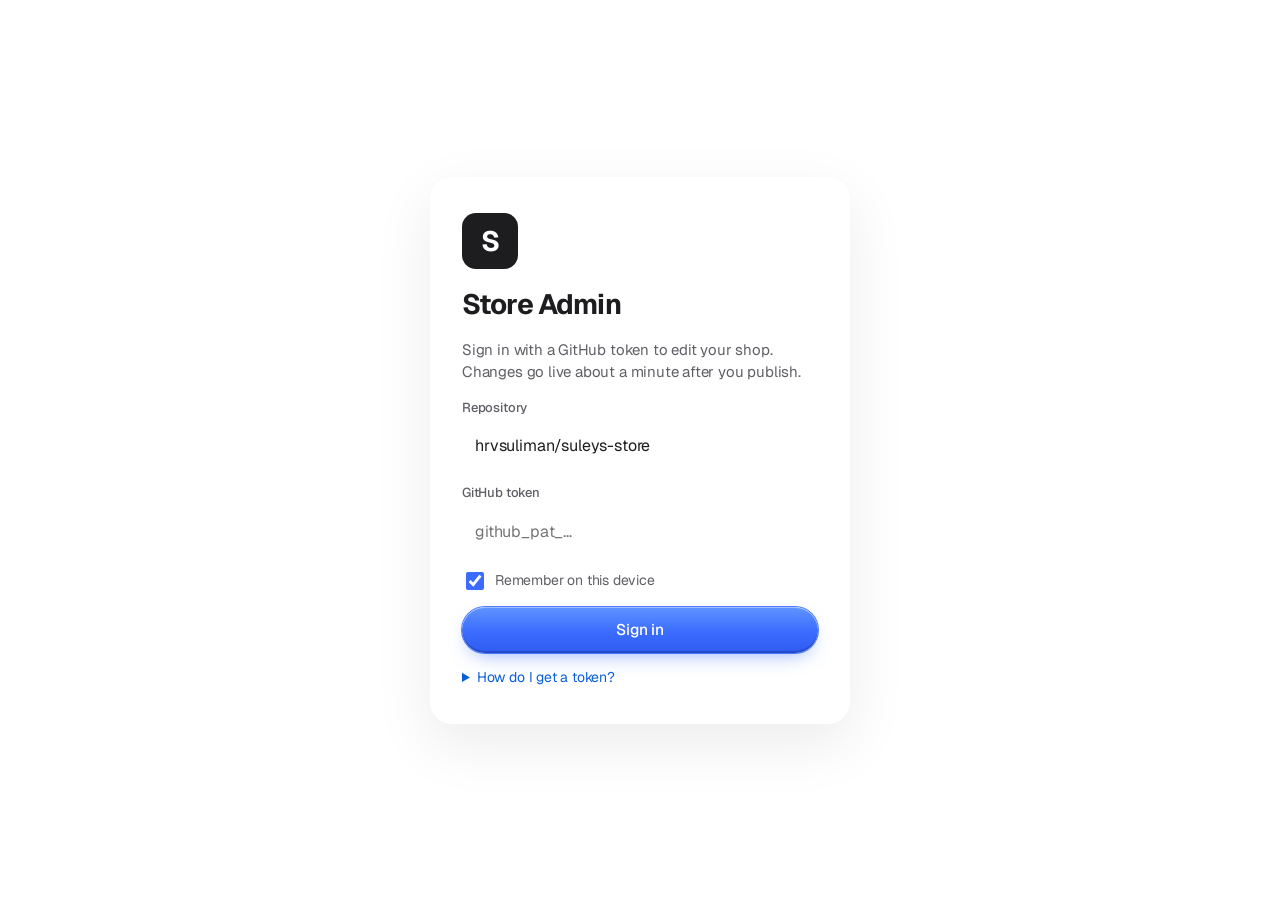
<file: admin.html>
<!doctype html>
<html lang="en">
<head>
  <meta charset="utf-8" />
  <meta name="viewport" content="width=device-width, initial-scale=1, viewport-fit=cover" />
  <meta name="robots" content="noindex, nofollow" />
  <title>Store Admin</title>
  <link rel="icon" href="favicon.svg" type="image/svg+xml" />
  <link rel="preconnect" href="https://fonts.googleapis.com" />
  <link rel="preconnect" href="https://fonts.gstatic.com" crossorigin />
  <link href="https://fonts.googleapis.com/css2?family=Geist:wght@400;500;600;700&display=swap" rel="stylesheet" />
  <link rel="stylesheet" href="styles.css?v=1793979437" />
  <link rel="stylesheet" href="admin.css?v=1793979437" />
</head>
<body class="admin">
  <!-- Connect -->
  <section class="connect" id="connect" hidden>
    <form class="connect-card" id="connectForm">
      <div class="connect-icon">S</div>
      <h1>Store Admin</h1>
      <p class="muted">Sign in with a GitHub token to edit your shop. Changes go live about a minute after you publish.</p>

      <label class="field"><span>Repository</span><input name="repo" required spellcheck="false" autocomplete="off" /></label>
      <label class="field"><span>GitHub token</span><input name="token" type="password" required spellcheck="false" autocomplete="off" placeholder="github_pat_…" /></label>
      <label class="check"><input type="checkbox" name="remember" checked /> Remember on this device</label>
      <p class="error" id="connectError" hidden></p>
      <button class="btn btn-primary btn-block" type="submit" id="connectBtn">Sign in</button>

      <details class="help">
        <summary>How do I get a token?</summary>
        <ol>
          <li>Open <a href="https://github.com/settings/personal-access-tokens/new" target="_blank" rel="noopener">GitHub → New fine-grained token</a>.</li>
          <li>Name it “Store admin” and pick an expiry.</li>
          <li>Under <b>Repository access</b>, choose <b>Only select repositories</b> and pick your store repo.</li>
          <li>Under <b>Permissions → Repository permissions</b>, set <b>Contents</b> to <b>Read and write</b>.</li>
          <li>Click <b>Generate token</b>, copy it and paste it here.</li>
        </ol>
        <p class="muted">The token stays in this browser and is only sent to GitHub. It can only change this one repository.</p>
      </details>
    </form>
  </section>

  <!-- Editor -->
  <div class="shell" id="shell" hidden>
    <header class="topbar">
      <div class="topbar-inner">
        <span class="brand" id="adminBrand">Admin</span>
        <span class="status" id="status"></span>
        <div class="topbar-actions">
          <a class="btn-link small" id="viewSite" target="_blank" rel="noopener">View site <span class="chev">›</span></a>
          <button class="btn btn-sm btn-primary" id="publishBtn" disabled>Publish</button>
          <button class="icon-btn" id="menuBtn" aria-label="More">⋯</button>
          <div class="menu" id="menu" hidden>
            <button data-act="download">Download store.json</button>
            <button data-act="discard">Discard unpublished changes</button>
            <button data-act="signout">Sign out</button>
          </div>
        </div>
      </div>
      <nav class="tabsbar" id="tabsbar">
        <button data-tab="kits" aria-selected="true">Kits</button>
        <button data-tab="store">Hero &amp; store</button>
        <button data-tab="faq">FAQ</button>
        <button data-tab="reviews">Vouches</button>
        <button data-tab="perks">Perks</button>
      </nav>
    </header>
    <main class="view" id="view"></main>
  </div>

  <!-- Publish progress -->
  <div class="modal" id="modal" hidden>
    <div class="modal-card" id="modalCard"></div>
  </div>

  <div class="toast" id="toast" role="status" aria-live="polite"></div>

  <script src="icons.js?v=1793979437"></script>
  <script src="shared.js?v=1793979437"></script>
  <script src="admin.js?v=1793979437"></script>
</body>
</html>
</file>
<file: styles.css>
/* ═══════════════════════════════════════════════════════════
   Suley's Store — dark, tactile, Apple/Linear-grade details
   ═══════════════════════════════════════════════════════════ */
:root {
  --bg: #f5f5f7;
  --band: #ffffff;
  --card: #ffffff;
  --card-2: #f2f2f4;
  --panel: #f5f5f7;
  --text: #1d1d1f;
  --text-2: #5f5f66;
  --text-3: #8e8e93;
  --line: rgba(0, 0, 0, 0.1);
  --hair: rgba(0, 0, 0, 0.07);
  --border: #e3e3e8;
  --blue: #3b6cff;
  --blue-hover: #4b7bff;
  --link: #0a5fd8;
  --seg: rgba(0, 0, 0, 0.05);
  --seg-pill: #ffffff;
  --nav-bg: rgba(250, 250, 252, 0.78);
  --accent: linear-gradient(100deg, #4f8cff 0%, #8b5cf6 55%, #ec4899 100%);
  --shadow-hover: 0 24px 50px -24px rgba(20, 20, 40, 0.28);
  --ease: cubic-bezier(0.16, 1, 0.3, 1);
  --spring: cubic-bezier(0.34, 1.56, 0.64, 1);
  color-scheme: light;
}

/* ── Base ───────────────────────────────────────────────── */
*, *::before, *::after { box-sizing: border-box; }
html { -webkit-text-size-adjust: 100%; }
html.lenis, html.lenis body { height: auto; }
.lenis.lenis-smooth { scroll-behavior: auto !important; }
.lenis.lenis-stopped { overflow: hidden; }
body {
  margin: 0; background: var(--bg); color: var(--text);
  font-family: Geist, -apple-system, BlinkMacSystemFont, "SF Pro Text", Inter, "Segoe UI", sans-serif;
  font-size: 17px; line-height: 1.5; letter-spacing: -0.011em;
  -webkit-font-smoothing: antialiased; -moz-osx-font-smoothing: grayscale; overflow-x: hidden;
}
a { color: inherit; text-decoration: none; }
button { font: inherit; color: inherit; background: none; border: 0; padding: 0; cursor: pointer; letter-spacing: inherit; }
h1, h2, h3, p, ol, ul { margin: 0; }
img { display: block; max-width: 100%; }
::selection { background: rgba(79, 140, 255, 0.4); color: #fff; }
:focus-visible { outline: 2px solid #4f8cff; outline-offset: 3px; border-radius: 8px; }
.ico { width: 1em; height: 1em; display: block; flex: none; }
.container { max-width: 1080px; margin: 0 auto; padding: 0 24px; }
.container.narrow { max-width: 780px; }
.section, .band { position: relative; padding: 140px 0; }

/* Film grain over everything */
.grain {
  position: fixed; inset: -50%; z-index: 90; pointer-events: none; opacity: 0.06;
  background-image: url("data:image/svg+xml,%3Csvg xmlns='http://www.w3.org/2000/svg' width='160' height='160'%3E%3Cfilter id='n'%3E%3CfeTurbulence type='fractalNoise' baseFrequency='.85' numOctaves='3' stitchTiles='stitch'/%3E%3C/filter%3E%3Crect width='100%25' height='100%25' filter='url(%23n)'/%3E%3C/svg%3E");
  animation: grain 1s steps(6) infinite;
}
@keyframes grain { 0% { transform: translate(0, 0); } 20% { transform: translate(-3%, 2%); } 40% { transform: translate(2%, -3%); } 60% { transform: translate(-2%, -1%); } 80% { transform: translate(3%, 3%); } 100% { transform: translate(0, 0); } }

/* ── Nav ────────────────────────────────────────────────── */
.nav {
  position: sticky; top: 0; z-index: 60; height: 56px;
  background: var(--nav-bg); -webkit-backdrop-filter: saturate(180%) blur(20px); backdrop-filter: saturate(180%) blur(20px);
  border-bottom: 1px solid transparent; transition: border-color 0.4s;
}
.nav.scrolled { border-bottom-color: var(--hair); }
.nav-inner { max-width: 1080px; height: 100%; margin: 0 auto; padding: 0 24px; display: flex; align-items: center; gap: 24px; }
.brand { display: inline-flex; align-items: center; gap: 10px; font-size: 16px; font-weight: 600; letter-spacing: -0.02em; }
.brand img { width: 30px; height: 30px; object-fit: contain; transition: transform 0.5s var(--spring); }
.brand:hover img { transform: rotate(-8deg) scale(1.08); }
.nav-links { display: flex; gap: 4px; margin: 0 auto; }
.nav-links a { padding: 7px 14px; border-radius: 999px; font-size: 14px; color: var(--text-2); transition: color 0.25s, background 0.25s; }
.nav-links a:hover { color: var(--text); background: rgba(255, 255, 255, 0.06); }
.nav-links a.active { color: var(--text); background: rgba(255, 255, 255, 0.06); }
.nav-right { margin-left: auto; display: flex; align-items: center; gap: 6px; }
.nav-icon { width: 38px; height: 38px; display: grid; place-items: center; border-radius: 10px; color: var(--text-2); transition: background 0.2s, color 0.2s, transform 0.35s var(--spring); }
.nav-icon:hover { background: rgba(255, 255, 255, 0.07); color: var(--text); transform: translateY(-1px); }
.nav-icon:active { transform: scale(0.92); }
.nav-icon img { width: 26px; height: 26px; object-fit: contain; }
.nav-icon .ico { width: 20px; height: 20px; }
.nav-right .btn { margin-left: 6px; }

/* ── Buttons: tactile, lit from above ───────────────────── */
.btn {
  --h: 46px;
  position: relative; display: inline-flex; align-items: center; justify-content: center; gap: 8px; isolation: isolate; overflow: hidden;
  height: var(--h); padding: 0 22px; border-radius: 999px; font-size: 15.5px; font-weight: 500; white-space: nowrap; letter-spacing: -0.01em;
  transition: transform 0.45s var(--spring), box-shadow 0.35s var(--ease), background 0.3s, filter 0.3s, translate 0.4s var(--ease);
  -webkit-tap-highlight-color: transparent; user-select: none;
}
.btn .ico { width: 18px; height: 18px; }
.btn::after {
  content: ""; position: absolute; inset: 0; z-index: -1; pointer-events: none;
  background: linear-gradient(110deg, transparent 30%, rgba(255, 255, 255, 0.35) 50%, transparent 70%);
  transform: translateX(-120%);
}
.btn:hover::after { transform: translateX(120%); transition: transform 0.9s var(--ease); }
.btn:hover { transform: translateY(-2px); }
.btn:active { transform: translateY(0) scale(0.95); transition-duration: 0.12s; }
.btn-primary {
  color: #fff; background: linear-gradient(180deg, #5f93ff 0%, #3b6cff 55%, #2f5bf0 100%);
  box-shadow: inset 0 1px 0 rgba(255, 255, 255, 0.4), inset 0 -2px 0 rgba(0, 0, 30, 0.25), 0 0 0 1px rgba(59, 108, 255, 0.9), 0 10px 30px -8px rgba(59, 108, 255, 0.75);
}
.btn-primary:hover { box-shadow: inset 0 1px 0 rgba(255, 255, 255, 0.5), inset 0 -2px 0 rgba(0, 0, 30, 0.25), 0 0 0 1px rgba(99, 140, 255, 1), 0 16px 40px -8px rgba(59, 108, 255, 0.95); filter: brightness(1.06); }
.btn-primary:active { box-shadow: inset 0 2px 6px rgba(0, 0, 40, 0.35), 0 0 0 1px rgba(59, 108, 255, 0.9), 0 4px 14px -6px rgba(59, 108, 255, 0.8); }
.btn-ghost, .btn-secondary {
  color: var(--text); background: rgba(255, 255, 255, 0.06);
  box-shadow: inset 0 1px 0 rgba(255, 255, 255, 0.12), 0 0 0 1px rgba(255, 255, 255, 0.1);
  -webkit-backdrop-filter: blur(12px); backdrop-filter: blur(12px);
}
.btn-ghost:hover, .btn-secondary:hover { background: rgba(255, 255, 255, 0.1); box-shadow: inset 0 1px 0 rgba(255, 255, 255, 0.16), 0 0 0 1px rgba(255, 255, 255, 0.18); }
.btn-white { color: #0a0a12; background: linear-gradient(180deg, #fff, #e6e6ee); box-shadow: inset 0 -2px 0 rgba(0, 0, 0, 0.08), 0 10px 30px -10px rgba(255, 255, 255, 0.5); }
.btn-white::after { background: linear-gradient(110deg, transparent 30%, rgba(120, 140, 255, 0.25) 50%, transparent 70%); }
.btn-sm { --h: 34px; padding: 0 15px; font-size: 14px; }
.btn-block { width: 100%; }
.btn-link { display: inline-flex; align-items: center; gap: 4px; color: var(--link); font-size: 16px; transition: color 0.2s; }
.btn-link:hover { color: #b3cdff; }
.btn-link .chev { font-size: 1.15em; line-height: 1; transition: transform 0.35s var(--spring); }
.btn-link:hover .chev { transform: translateX(3px); }

/* ── Store front (reference layout) ─────────────────────── */
.hero-stage { position: relative; overflow: hidden; isolation: isolate; margin-top: -56px; padding-top: 56px; }
.stage-fx { position: absolute; inset: 0; z-index: -1; pointer-events: none; }
.spotlight { position: absolute; left: 50%; top: -260px; width: 1100px; height: 700px; translate: -50% 0; background: radial-gradient(closest-side, rgba(255, 255, 255, 0.075), transparent); }
.floaters { position: absolute; left: 0; right: 0; top: 56px; height: 420px; }
.floater { position: absolute; width: var(--s); height: var(--s); margin: calc(var(--s) / -2) 0 0 calc(var(--s) / -2); will-change: translate; transition: translate 0.9s var(--ease); }
.floater .stk { animation: bobble 7s ease-in-out infinite; animation-delay: calc(var(--delay) * -1); rotate: var(--rot); }
.floater.far { filter: blur(2px); opacity: 0.45; }
.floater.mid { opacity: 0.8; }
@keyframes bobble { 0%, 100% { transform: translateY(0) rotate(0deg); } 50% { transform: translateY(-14px) rotate(5deg); } }
.stk { display: block; width: 100%; height: auto; object-fit: contain; -webkit-user-drag: none; user-select: none; filter: drop-shadow(0 12px 16px rgba(0, 0, 0, 0.45)); }

.explore { position: relative; max-width: 1200px; margin: 0 auto; padding: 110px 24px 40px; text-align: center; }
.hero-title { font-size: clamp(40px, 6vw, 66px); line-height: 1.05; font-weight: 700; letter-spacing: -0.045em; }
.hero-title .w { display: inline-block; vertical-align: top; padding: 0 0.01em 0.08em; }
.hero-title .w > span {
  display: inline-block; opacity: 0; filter: blur(12px); transform: translateY(30%);
  color: #7a7a7a;
  transition: opacity 0.9s var(--ease), filter 0.9s var(--ease), transform 1.1s var(--ease); transition-delay: calc(0.1s + var(--i) * 0.08s);
}
.hero-title .hot > span { color: #fff; text-shadow: 0 0 28px rgba(255, 255, 255, 0.35); }
.hero-title.in .w > span { opacity: 1; filter: blur(0); transform: none; }
.hero-sub { max-width: 560px; margin: 16px auto 0; font-size: 16px; line-height: 1.55; color: var(--text-2); }
.hero-actions { display: flex; align-items: center; justify-content: center; gap: 12px; margin-top: 30px; flex-wrap: wrap; }

.search {
  display: flex; align-items: center; gap: 10px; width: min(560px, 100%); height: 46px; margin: 30px auto 0; padding: 0 16px; border-radius: 12px;
  background: var(--card); box-shadow: inset 0 0 0 1px var(--border); color: var(--text-3); text-align: left; cursor: text;
  transition: box-shadow 0.25s, background 0.25s;
}
.search:focus-within { background: #1f1f1f; box-shadow: inset 0 0 0 1px #3d3d3d, 0 0 0 4px rgba(255, 255, 255, 0.04); }
.search-ico .ico { width: 17px; height: 17px; }
.search input { flex: 1; min-width: 0; height: 100%; border: 0; outline: 0; background: none; font: inherit; font-size: 14.5px; color: var(--text); }
.search input::placeholder { color: var(--text-3); }
.search input::-webkit-search-cancel-button { filter: invert(0.6); }

.chips { display: flex; flex-wrap: wrap; justify-content: center; gap: 8px; margin: 16px auto 44px; }
.chip {
  display: inline-flex; align-items: center; gap: 8px; height: 38px; padding: 0 14px 0 10px; border-radius: 10px;
  font-size: 14px; font-weight: 500; color: var(--text-2); background: var(--card); box-shadow: inset 0 0 0 1px var(--border);
  transition: color 0.2s, background 0.2s, box-shadow 0.2s, transform 0.35s var(--spring);
}
.chip img { width: 22px; height: 22px; object-fit: contain; transition: transform 0.4s var(--spring); }
.chip:hover { color: var(--text); background: #202020; transform: translateY(-1px); }
.chip:hover img { transform: rotate(-8deg) scale(1.12); }
.chip:active { transform: scale(0.96); }
.chip[aria-selected="true"] { color: #fff; background: #262626; box-shadow: inset 0 0 0 1px #4a4a4a, 0 6px 18px -8px rgba(0, 0, 0, 0.8); }
.empty { margin: 10px auto 0; color: var(--text-2); font-size: 15px; }

/* ── Banner ─────────────────────────────────────────────── */
.banner-wrap { position: relative; z-index: 1; padding: 0 24px 48px; }
.banner { --p: 0; position: relative; max-width: 1180px; margin: 0 auto; aspect-ratio: 21 / 9; border-radius: 28px; overflow: hidden; background: #000; box-shadow: 0 0 0 1px var(--hair); transform: scale(calc(0.9 + var(--p) * 0.1)); transform-origin: 50% 0; }
.banner img, .banner video { position: absolute; inset: 0; width: 100%; height: 100%; object-fit: cover; }
.banner iframe { position: absolute; left: 0; top: 50%; width: 100%; aspect-ratio: 16 / 9; height: auto; border: 0; transform: translateY(-50%); pointer-events: none; }

/* ── Showcase slideshow ─────────────────────────────────── */
.featured-wrap { position: relative; z-index: 1; padding: 0 24px 40px; perspective: 1400px; }
.featured {
  --p: 0; position: relative; max-width: 1152px; margin: 0 auto; border-radius: 22px; overflow: hidden; background: #101010;
  aspect-ratio: 16 / 8; min-height: 520px; max-height: 680px;
  box-shadow: 0 0 0 1px rgba(255, 255, 255, 0.08), 0 30px 60px -30px rgba(0, 0, 0, 0.8);
  transform: rotateX(calc((1 - var(--p)) * 16deg)) scale(calc(0.88 + var(--p) * 0.12)); transform-origin: 50% 0;
  will-change: transform;
}
.slides, .slide, .slide-bg, .slide-shade { position: absolute; inset: 0; }
.slide { opacity: 0; visibility: hidden; transition: opacity 1s var(--ease), visibility 0s 1s; }
.slide.on { opacity: 1; visibility: visible; transition: opacity 1s var(--ease); }
.slide-bg { overflow: hidden; transform: scale(1.08); transition: transform 1.6s var(--ease); }
.slide.on .slide-bg { transform: none; }
.slide-bg > img, .slide-bg > video { position: absolute; inset: 0; width: 100%; height: 100%; object-fit: cover; }
.slide.on .kb { animation: kenburns var(--slide-ms, 15s) linear both; }
@keyframes kenburns { from { transform: scale(1); } to { transform: scale(1.12); } }
.yt { position: absolute; inset: 0; }
.yt img { position: absolute; inset: 0; width: 100%; height: 100%; object-fit: cover; }
.yt iframe { position: absolute; left: 50%; top: 50%; width: max(100%, 177.78vh); height: max(100%, 56.25vw); transform: translate(-50%, -50%) scale(1.15); border: 0; pointer-events: none; }
.slide-art { position: absolute; inset: 0; background: radial-gradient(80% 120% at 76% 45%, var(--c1), var(--c2) 42%, #121212 82%); }
.slide-art .scene { left: 46%; right: 4%; top: 6%; bottom: 14%; }
.slide-art .app { position: absolute; left: 66%; top: 50%; translate: -50% -50%; --size: clamp(140px, 18vw, 220px); }
.slide-shade { background: linear-gradient(90deg, rgba(5, 5, 10, 0.9) 0%, rgba(5, 5, 10, 0.5) 38%, transparent 68%), radial-gradient(ellipse 95% 95% at 50% 50%, transparent 50%, rgba(0, 0, 0, 0.6) 100%); }
.slide-info { position: absolute; left: 56px; bottom: 88px; max-width: 470px; }
.slide-info > * { opacity: 0; transform: translateY(20px); filter: blur(6px); transition: opacity 0.7s var(--ease), transform 0.9s var(--ease), filter 0.7s var(--ease); }
.slide.on .slide-info > * { opacity: 1; transform: none; filter: none; }
.slide.on .slide-info > :nth-child(2) { transition-delay: 0.08s; }
.slide.on .slide-info > :nth-child(3) { transition-delay: 0.15s; }
.slide.on .slide-info > :nth-child(4) { transition-delay: 0.22s; }
.slide.on .slide-info > :nth-child(5) { transition-delay: 0.29s; }
.slide-kit { display: flex; align-items: center; gap: 12px; margin-bottom: 16px; font-size: 12.5px; font-weight: 600; letter-spacing: 0.06em; text-transform: uppercase; color: #fbbf24; }
.slide-kit .app { --size: 46px; }
.slide-info h2 { font-size: clamp(36px, 4.8vw, 60px); line-height: 1.02; font-weight: 700; letter-spacing: -0.045em; background: linear-gradient(180deg, #fff 40%, #c4c4d0); -webkit-background-clip: text; background-clip: text; color: transparent; padding-bottom: 0.05em; }
.slide-info p { margin-top: 12px; font-size: 17.5px; color: #c8c8d2; }
.slide-info .feat-price { color: #fff; font-weight: 600; font-size: 19px; }
.feat-actions { display: flex; align-items: center; gap: 10px; margin-top: 24px; }
.show-bar { position: absolute; left: 56px; right: 40px; bottom: 32px; display: flex; align-items: center; gap: 20px; z-index: 2; }
.segs { flex: 1; display: flex; gap: 6px; max-width: 470px; }
.seg { flex: 1; height: 18px; display: flex; align-items: center; }
.seg span { position: relative; display: block; width: 100%; height: 3px; border-radius: 2px; background: rgba(255, 255, 255, 0.2); overflow: hidden; transition: height 0.25s var(--ease); }
.seg:hover span { height: 5px; }
.seg span::after { content: ""; position: absolute; inset: 0; background: #fff; transform-origin: 0 50%; transform: scaleX(var(--prog, 0)); transition: transform 0.1s linear; }
@keyframes segfill { to { transform: scaleX(1); } }
.arrows { margin-left: auto; display: flex; gap: 10px; }
.arrow { width: 46px; height: 46px; border-radius: 50%; display: grid; place-items: center; color: #fff; background: rgba(255, 255, 255, 0.1); box-shadow: inset 0 1px 0 rgba(255, 255, 255, 0.15), 0 0 0 1px rgba(255, 255, 255, 0.1); -webkit-backdrop-filter: blur(16px); backdrop-filter: blur(16px); transition: background 0.25s, transform 0.4s var(--spring); }
.arrow:hover { background: rgba(255, 255, 255, 0.2); transform: scale(1.08); }
.arrow:active { transform: scale(0.9); transition-duration: 0.1s; }
.arrow .ico { width: 20px; height: 20px; stroke-width: 2.2; }
.arrow[data-step="-1"] .ico { rotate: 90deg; }
.arrow[data-step="1"] .ico { rotate: -90deg; }

/* ── Kit icon + sticker scenes ───────────────────────────── */
.app { --size: 96px; position: relative; width: var(--size); height: var(--size); display: grid; place-items: center; flex: none; }
.app .stk { width: 100%; height: 100%; }
.app-img { overflow: hidden; border-radius: 22%; box-shadow: 0 0 0 1px rgba(255, 255, 255, 0.12); }
.app-img img { width: 100%; height: 100%; object-fit: cover; }
.scene { position: absolute; inset: 0; z-index: 1; }
.fl { position: absolute; display: block; }
.fl .stk { animation: bobble 5s ease-in-out infinite; }
.fl0 { width: 42%; left: 29%; top: 50%; translate: 0 -50%; }
.fl1 { width: 20%; left: 8%; bottom: 10%; } .fl1 .stk { animation-delay: -1.3s; rotate: -14deg; }
.fl2 { width: 19%; right: 8%; top: 12%; } .fl2 .stk { animation-delay: -2.6s; rotate: 12deg; }
.fl3 { width: 17%; right: 12%; bottom: 8%; } .fl3 .stk { animation-delay: -3.4s; rotate: -8deg; }

/* ── Headlines with Apple-style scroll highlight ────────── */
.headline { font-size: clamp(36px, 5.4vw, 64px); line-height: 1.04; font-weight: 700; letter-spacing: -0.045em; max-width: 900px; margin-bottom: 56px; }
.headline .hw { opacity: 0.14; transition: opacity 0.6s var(--ease); }
.headline .hw.lit { opacity: 1; }
.headline .dim { color: var(--text-3); }

/* ── Tabs ───────────────────────────────────────────────── */
.tabs { position: relative; display: inline-flex; padding: 4px; border-radius: 999px; background: var(--seg); box-shadow: inset 0 0 0 1px var(--hair); margin-bottom: 32px; max-width: 100%; overflow-x: auto; scrollbar-width: none; }
.tabs::-webkit-scrollbar { display: none; }
.tabs button { position: relative; z-index: 1; padding: 8px 18px; border-radius: 999px; font-size: 14px; font-weight: 500; color: var(--text-2); white-space: nowrap; transition: color 0.3s; }
.tabs button[aria-selected="true"] { color: var(--text); }
.tab-pill { position: absolute; top: 4px; bottom: 4px; left: 0; border-radius: 999px; background: rgba(255, 255, 255, 0.12); box-shadow: inset 0 1px 0 rgba(255, 255, 255, 0.14); transition: transform 0.55s var(--spring), width 0.55s var(--spring); }

/* ── Spotlight surfaces (cards, perks, steps) ───────────── */
.spot { --mx: 50%; --my: 50%; position: relative; isolation: isolate; }
.spot::before {
  content: ""; position: absolute; inset: 0; z-index: 3; border-radius: inherit; pointer-events: none; opacity: 0; transition: opacity 0.4s;
  background: radial-gradient(420px circle at var(--mx) var(--my), rgba(140, 160, 255, 0.12), transparent 45%);
}
.spot::after {
  content: ""; position: absolute; inset: 0; z-index: 4; border-radius: inherit; padding: 1px; pointer-events: none; opacity: 0; transition: opacity 0.4s;
  background: radial-gradient(300px circle at var(--mx) var(--my), rgba(160, 180, 255, 0.85), transparent 50%);
  -webkit-mask: linear-gradient(#000 0 0) content-box, linear-gradient(#000 0 0); -webkit-mask-composite: xor;
  mask: linear-gradient(#000 0 0) content-box exclude, linear-gradient(#000 0 0);
}
.spot:hover::before, .spot:hover::after { opacity: 1; }

/* ── Kit grid (reference-style cards) ───────────────────── */
.grid { display: grid; grid-template-columns: repeat(auto-fill, minmax(250px, 1fr)); gap: 16px; text-align: left; }
.explore .grid { max-width: 1152px; margin: 0 auto; grid-template-columns: repeat(auto-fit, minmax(250px, 276px)); justify-content: center; }
.card {
  display: flex; flex-direction: column; gap: 8px; padding: 10px; border-radius: 16px; cursor: pointer;
  background: var(--card); box-shadow: inset 0 0 0 1px var(--border);
  transition: transform 0.5s var(--ease), box-shadow 0.4s var(--ease), background 0.4s;
}
.card:hover { transform: translateY(-5px); background: #1f1f1f; box-shadow: inset 0 0 0 1px #3a3a3a, var(--shadow-hover); }
.card:active { transform: translateY(-2px) scale(0.985); transition-duration: 0.15s; }
.card[hidden] { display: none; }
.card-art {
  position: relative; aspect-ratio: 16 / 10; border-radius: 10px; overflow: hidden; display: grid; place-items: center; isolation: isolate;
  background: radial-gradient(120% 100% at 30% 0%, color-mix(in srgb, var(--c1) 85%, #fff), var(--c2) 70%);
  box-shadow: 0 0 0 1px rgba(255, 255, 255, 0.1);
}
.card-art::after { content: ""; position: absolute; inset: 0; z-index: 2; pointer-events: none; border-radius: inherit; background: radial-gradient(ellipse at 50% 45%, transparent 45%, rgba(0, 0, 0, 0.45) 100%); box-shadow: inset 0 1px 0 rgba(255, 255, 255, 0.2); }
.card-art .cover { position: absolute; inset: 0; width: 100%; height: 100%; object-fit: cover; transition: transform 1s var(--ease); }
.card:hover .card-art .cover { transform: scale(1.05); }
.card-art .scene { transition: transform 0.8s var(--spring); }
.card:hover .card-art .scene { transform: scale(1.06); }
.card:hover .fl0 .stk { animation-duration: 2.2s; }
.card-badge { position: absolute; left: 10px; top: 10px; z-index: 3; padding: 4px 9px; border-radius: 7px; font-size: 11.5px; font-weight: 700; color: #1a1300; background: #fbbf24; box-shadow: 0 4px 12px -4px rgba(0, 0, 0, 0.6); }
.has-video { position: absolute; right: 10px; bottom: 10px; z-index: 3; display: inline-flex; align-items: center; gap: 5px; padding: 4px 10px 4px 8px; border-radius: 999px; font-size: 12px; font-weight: 600; color: #fff; background: rgba(0, 0, 0, 0.55); -webkit-backdrop-filter: blur(10px); backdrop-filter: blur(10px); }
.has-video .ico { width: 11px; height: 11px; }
.card-tags { display: flex; flex-wrap: wrap; gap: 6px; padding: 8px; border-radius: 10px; background: var(--panel); }
.tag { padding: 3px 9px; border-radius: 6px; font-size: 11.5px; font-weight: 700; letter-spacing: 0.02em; }
.tag-rbx { color: #8fb4ff; background: rgba(59, 108, 255, 0.16); box-shadow: inset 0 0 0 1px rgba(59, 108, 255, 0.3); }
.tag-gp { color: #7fdca0; background: rgba(34, 197, 94, 0.13); box-shadow: inset 0 0 0 1px rgba(34, 197, 94, 0.28); }
.tag-cash { color: #f2c35b; background: rgba(234, 179, 8, 0.13); box-shadow: inset 0 0 0 1px rgba(234, 179, 8, 0.28); }
.tag-other { color: #bdbdbd; background: rgba(255, 255, 255, 0.07); box-shadow: inset 0 0 0 1px rgba(255, 255, 255, 0.12); }
.card-body { flex: 1; display: flex; flex-direction: column; padding: 14px 14px 12px; border-radius: 10px; background: var(--panel); }
.card h3 { font-size: 15.5px; font-weight: 600; letter-spacing: -0.015em; line-height: 1.3; }
.card-price { display: flex; align-items: center; gap: 8px; margin-top: auto; padding-top: 18px; }
.card-price .rbx { width: 24px; height: 24px; }
.card-price b { font-size: 26px; font-weight: 700; letter-spacing: -0.03em; font-variant-numeric: tabular-nums; }
.card-alt { margin-top: 2px; font-size: 12.5px; color: var(--text-3); }
.card-alt s { color: #ef4444; margin-right: 4px; }
.price { font-size: 17px; font-weight: 600; }
.rbx-price { display: inline-flex; align-items: center; gap: 0.35em; font-variant-numeric: tabular-nums; }
.rbx { width: 1.05em; height: 1.05em; object-fit: contain; flex: none; }
.rbx-old { margin-left: 8px; font-size: 0.85em; font-weight: 400; color: #ef4444; }

/* ── Steps ──────────────────────────────────────────────── */
.steps { position: relative; list-style: none; padding: 0; display: grid; grid-template-columns: repeat(3, 1fr); gap: 20px; }
.steps li { display: flex; flex-direction: column; gap: 10px; padding: 30px 28px 28px; border-radius: 24px; background: var(--card); box-shadow: inset 0 0 0 1px var(--border); }
.step-ico { width: 56px; height: 56px; display: grid; place-items: center; margin-bottom: 10px; }
.step-ico img { width: 100%; height: 100%; object-fit: contain; filter: drop-shadow(0 8px 12px rgba(0, 0, 0, 0.45)); transition: transform 0.5s var(--spring); }
.steps li:hover .step-ico img { transform: rotate(-8deg) scale(1.08); }
.discord-tile { width: 52px; height: 52px; border-radius: 15px; color: #fff; background: #5865f2; box-shadow: inset 0 1px 0 rgba(255, 255, 255, 0.3), 0 8px 18px -6px rgba(88, 101, 242, 0.7); }
.discord-tile .ico { width: 28px; height: 28px; }
.step-n { width: 40px; height: 40px; border-radius: 12px; display: grid; place-items: center; margin-bottom: 14px; font-size: 16px; font-weight: 700; color: #fff; background: var(--accent); box-shadow: inset 0 1px 0 rgba(255, 255, 255, 0.4), 0 8px 20px -6px rgba(139, 92, 246, 0.7); }
.steps h3 { font-size: 22px; font-weight: 600; letter-spacing: -0.03em; }
.steps p { color: var(--text-2); font-size: 16px; }
.steps .btn-link { margin-top: auto; padding-top: 10px; }
.pay { margin-top: auto !important; padding-top: 10px; font-size: 14.5px; }

/* ── Perks ──────────────────────────────────────────────── */
.perks { display: grid; grid-template-columns: repeat(4, 1fr); gap: 16px; }
.perk { padding: 28px 24px; border-radius: 24px; background: var(--card); box-shadow: inset 0 0 0 1px var(--border); transition: transform 0.6s var(--ease); }
.perk-ico { display: block; width: 64px; height: 64px; margin-bottom: 18px; transition: transform 0.5s var(--spring); }
.perk:hover .perk-ico { transform: rotate(-6deg) scale(1.08); }
.perk > .ico { width: 44px; height: 44px; padding: 11px; margin-bottom: 20px; border-radius: 13px; color: #fff; stroke-width: 1.8; background: linear-gradient(160deg, rgba(255, 255, 255, 0.14), rgba(255, 255, 255, 0.04)); box-shadow: inset 0 1px 0 rgba(255, 255, 255, 0.18), 0 0 0 1px var(--hair); }
.perk h3 { font-size: 18px; font-weight: 600; letter-spacing: -0.02em; }
.perk p { margin-top: 6px; font-size: 15px; color: var(--text-2); }

/* ── Reviews ────────────────────────────────────────────── */
.reviews { display: grid; grid-template-columns: repeat(3, 1fr); gap: 16px; }
.review { padding: 26px; border-radius: 22px; background: rgba(255, 255, 255, 0.03); box-shadow: 0 0 0 1px var(--hair); }
.review span { display: block; margin-top: 14px; font-size: 14px; color: var(--text-3); }

/* ── FAQ ────────────────────────────────────────────────── */
.faq-head { display: flex; align-items: center; gap: 16px; margin-bottom: 40px; }
.faq-head img { width: 64px; height: 64px; object-fit: contain; filter: drop-shadow(0 10px 14px rgba(0, 0, 0, 0.5)); }
.faq-head .headline { margin: 0; }
.faq { border-top: 1px solid var(--hair); }
.faq-item { border-bottom: 1px solid var(--hair); }
.faq-q { width: 100%; display: flex; justify-content: space-between; align-items: center; gap: 20px; padding: 24px 4px; text-align: left; font-size: 19px; font-weight: 500; letter-spacing: -0.02em; }
.faq-q .chevron { width: 30px; height: 30px; padding: 7px; border-radius: 50%; flex: none; color: var(--text-2); background: rgba(255, 255, 255, 0.06); transition: transform 0.5s var(--spring), background 0.3s, color 0.3s; }
.faq-q:hover .chevron { background: rgba(255, 255, 255, 0.12); color: #fff; }
.faq-q .chevron .ico { width: 100%; height: 100%; }
.faq-item.open .chevron { transform: rotate(180deg); background: var(--blue); color: #fff; }
.faq-a { display: grid; grid-template-rows: 0fr; transition: grid-template-rows 0.5s var(--ease); }
.faq-a > div { overflow: hidden; }
.faq-a p { padding: 0 4px 26px; color: var(--text-2); max-width: 640px; opacity: 0; transform: translateY(-6px); transition: opacity 0.4s, transform 0.5s var(--ease); }
.faq-item.open .faq-a { grid-template-rows: 1fr; }
.faq-item.open .faq-a p { opacity: 1; transform: none; }

/* ── CTA ───────────────────────────────────────────────── */
.cta { padding: 40px 24px 140px; }
.cta-inner {
  position: relative; overflow: hidden; isolation: isolate; max-width: 1080px; margin: 0 auto; padding: 88px 32px; border-radius: 28px; text-align: center;
  background: radial-gradient(70% 90% at 50% 0%, #2b2f45 0%, #1c1c22 55%, #181818 100%);
  box-shadow: inset 0 1px 0 rgba(255, 255, 255, 0.08), inset 0 0 0 1px var(--border), 0 40px 100px -50px rgba(59, 108, 255, 0.5);
}
.cta-inner::after { content: ""; position: absolute; inset: 0; z-index: -1; background-image: radial-gradient(rgba(255, 255, 255, 0.07) 1px, transparent 1.2px); background-size: 22px 22px; -webkit-mask-image: radial-gradient(ellipse at 50% 0%, #000, transparent 70%); mask-image: radial-gradient(ellipse at 50% 0%, #000, transparent 70%); }
.cta-ico { width: 96px; height: 96px; margin: 0 auto 22px; object-fit: contain; filter: drop-shadow(0 14px 20px rgba(0, 0, 0, 0.55)); animation: bobble 6s ease-in-out infinite; }
.cta h2 { font-size: clamp(32px, 4.6vw, 52px); line-height: 1.08; font-weight: 700; letter-spacing: -0.04em; }
.cta p { max-width: 540px; margin: 16px auto 0; font-size: 17px; color: var(--text-2); }
.cta .cta-meta { margin-top: 20px; font-size: 14px; color: var(--text-2); display: inline-flex; align-items: center; gap: 8px; padding: 6px 14px; border-radius: 999px; background: rgba(0, 0, 0, 0.25); box-shadow: inset 0 0 0 1px var(--border); }
.cta .cta-meta[hidden] { display: none; }
.cta-meta .dot { width: 7px; height: 7px; border-radius: 50%; background: #34d399; box-shadow: 0 0 10px #34d399; }
.cta .hero-actions { margin-top: 28px; }

/* ── Footer ─────────────────────────────────────────────── */
.footer { padding: 28px 0 40px; font-size: 13px; line-height: 1.5; color: var(--text-3); border-top: 1px solid var(--hair); }
.footer p { padding-bottom: 6px; }
.foot-top { display: flex; align-items: center; justify-content: space-between; gap: 16px; flex-wrap: wrap; margin-bottom: 18px; color: var(--text); }
.foot-top nav { display: flex; gap: 18px; flex-wrap: wrap; font-size: 14px; color: var(--text-2); }
.foot-top nav a:hover { color: var(--text); }
.foot-row { display: flex; justify-content: space-between; gap: 12px; flex-wrap: wrap; margin-top: 14px; padding-top: 16px; border-top: 1px solid var(--hair); }
.foot-row nav { display: flex; gap: 18px; }
.foot-row a { transition: color 0.2s; }
.foot-row a:hover { color: var(--text); }

/* ── Kit sheet ──────────────────────────────────────────── */
.sheet-wrap { position: fixed; inset: 0; z-index: 100; display: grid; place-items: center; padding: 24px; visibility: hidden; pointer-events: none; }
.sheet-wrap.open { visibility: visible; pointer-events: auto; }
.sheet-backdrop { position: absolute; inset: 0; background: rgba(0, 0, 0, 0.6); -webkit-backdrop-filter: blur(14px); backdrop-filter: blur(14px); opacity: 0; transition: opacity 0.4s var(--ease); }
.sheet-wrap.open .sheet-backdrop { opacity: 1; }
.sheet {
  position: relative; width: min(800px, 100%); max-height: min(90vh, 900px); overflow: auto; overscroll-behavior: contain; border-radius: 28px;
  background: #1b1b1b; box-shadow: inset 0 1px 0 rgba(255, 255, 255, 0.08), 0 0 0 1px rgba(255, 255, 255, 0.08), 0 60px 140px rgba(0, 0, 0, 0.7);
  opacity: 0; transform: translateY(40px) scale(0.95); transition: opacity 0.35s var(--ease), transform 0.7s var(--spring);
  scrollbar-width: thin; scrollbar-color: rgba(255, 255, 255, 0.15) transparent;
}
.sheet-wrap.open .sheet { opacity: 1; transform: none; }
.sheet-media { background: #000; }
.stage { position: relative; aspect-ratio: 16 / 9; background: #000; transition: opacity 0.16s; }
.stage.swap { opacity: 0; }
.stage img, .stage video, .stage iframe { position: absolute; inset: 0; width: 100%; height: 100%; border: 0; object-fit: contain; background: #000; }
.thumbs { display: flex; gap: 8px; padding: 12px 16px; overflow-x: auto; background: #08080d; scrollbar-width: thin; }
.thumb { position: relative; flex: none; width: 96px; aspect-ratio: 16 / 9; border-radius: 10px; overflow: hidden; background: #000; opacity: 0.5; box-shadow: 0 0 0 2px transparent; transition: opacity 0.2s, box-shadow 0.2s, transform 0.3s var(--spring); }
.thumb:hover { opacity: 0.85; transform: translateY(-2px); }
.thumb[aria-selected="true"] { opacity: 1; box-shadow: 0 0 0 2px var(--blue); }
.thumb img, .thumb video { width: 100%; height: 100%; object-fit: cover; pointer-events: none; }
.thumb-play { position: absolute; inset: 0; display: grid; place-items: center; color: #fff; background: rgba(0, 0, 0, 0.25); }
.thumb-play .ico { width: 20px; height: 20px; }
.sheet-art { position: relative; display: grid; place-items: center; aspect-ratio: 16 / 8; overflow: hidden; isolation: isolate; background: radial-gradient(120% 100% at 30% 0%, color-mix(in srgb, var(--c1) 85%, #fff), var(--c2) 70%); }
.sheet-art::after { content: ""; position: absolute; inset: 0; z-index: 2; pointer-events: none; background: radial-gradient(ellipse at 50% 45%, transparent 45%, rgba(0, 0, 0, 0.5) 100%); }
.sheet-art .app { --size: 128px; }
.sheet-info { padding: 32px 40px 36px; display: flex; flex-direction: column; gap: 16px; }
.sheet-head { display: flex; gap: 18px; align-items: center; }
.sheet-icon .app { --size: 72px; }
.sheet-info .card-label { margin: 0 0 4px; }
.sheet-info h2 { font-size: 30px; line-height: 1.1; font-weight: 700; letter-spacing: -0.04em; }
.sheet-price { margin-top: 4px; font-size: 19px; font-weight: 600; }
.sheet-info .desc { color: var(--text-2); }
.sheet-cols { display: grid; grid-template-columns: 1fr 1fr; gap: 6px 24px; }
.sub { margin-bottom: 8px; font-size: 12px; font-weight: 600; letter-spacing: 0.07em; text-transform: uppercase; color: var(--text-3); }
.list { list-style: none; padding: 0; margin: 0; display: grid; gap: 9px; font-size: 15px; color: var(--text-2); }
.list li { display: flex; gap: 10px; align-items: flex-start; }
.list .ico { width: 18px; height: 18px; padding: 3px; margin-top: 2px; border-radius: 50%; color: #fff; background: var(--accent); stroke-width: 3; }
.pay-opts { list-style: none; margin: 0; padding: 0; border-radius: 16px; background: rgba(255, 255, 255, 0.03); box-shadow: 0 0 0 1px var(--hair); }
.pay-opts li { display: flex; justify-content: space-between; align-items: center; padding: 12px 16px; font-size: 15.5px; font-weight: 600; }
.pay-opts li + li { border-top: 1px solid var(--hair); }
.pay-opts li > span:first-child { font-weight: 400; color: var(--text-2); }
.buy { margin-top: 8px; padding-top: 22px; border-top: 1px solid var(--hair); display: flex; flex-direction: column; gap: 14px; }
.buy-note { font-size: 14px; color: var(--text-2); }
.buy .btn-primary { --h: 52px; font-size: 16.5px; }
.buy-links { display: flex; gap: 22px; flex-wrap: wrap; justify-content: center; }
.buy-links .btn-link { font-size: 15px; }
.close { position: absolute; top: 14px; right: 14px; z-index: 5; width: 34px; height: 34px; border-radius: 50%; display: grid; place-items: center; color: #fff; background: rgba(0, 0, 0, 0.55); box-shadow: 0 0 0 1px rgba(255, 255, 255, 0.12); -webkit-backdrop-filter: blur(10px); backdrop-filter: blur(10px); transition: transform 0.4s var(--spring), background 0.2s; }
.close:hover { transform: rotate(90deg) scale(1.08); background: rgba(0, 0, 0, 0.75); }
.close .ico { width: 14px; height: 14px; stroke-width: 2.4; }

/* ── Toast ──────────────────────────────────────────────── */
.toast { position: fixed; left: 50%; bottom: 28px; z-index: 200; padding: 12px 18px; border-radius: 14px; max-width: calc(100% - 32px); font-size: 14px; color: #fff; background: rgba(28, 28, 38, 0.92); box-shadow: inset 0 1px 0 rgba(255, 255, 255, 0.08), 0 0 0 1px rgba(255, 255, 255, 0.08), 0 20px 40px rgba(0, 0, 0, 0.5); -webkit-backdrop-filter: blur(20px); backdrop-filter: blur(20px); transform: translate(-50%, 20px) scale(0.94); opacity: 0; pointer-events: none; transition: transform 0.5s var(--spring), opacity 0.3s; }
.toast.show { transform: translate(-50%, 0); opacity: 1; }

/* ── Reveal ─────────────────────────────────────────────── */
.reveal { opacity: 0; transform: translateY(36px); filter: blur(8px); transition: opacity 1s var(--ease), transform 1.1s var(--ease), filter 1s var(--ease); transition-delay: var(--d, 0s); }
.reveal.in { opacity: 1; transform: none; filter: none; }
.card.reveal.in { transition: opacity 1s var(--ease), transform 0.6s var(--ease), filter 1s var(--ease), box-shadow 0.6s var(--ease); }
.card.reveal.in:hover { transform: translateY(-6px); }
.perk.reveal.in:hover { transform: translateY(-4px); transition-delay: 0s; }

/* ── Responsive ─────────────────────────────────────────── */
@media (max-width: 980px) {
  .perks { grid-template-columns: repeat(2, 1fr); }
}
@media (max-width: 734px) {
  body { font-size: 16px; }
  .nav-links { display: none; }
  .section, .band { padding: 96px 0; }
  .hero { padding: 110px 22px 72px; }
  .hero-actions .btn { flex: 1 1 auto; }
  .floater { --s: 56px !important; }
  .floater:nth-child(n + 6) { display: none; }
  .featured-wrap { padding: 0 12px 24px; }
  .featured { aspect-ratio: auto; height: 640px; min-height: 0; border-radius: 24px; }
  .slide-art .scene { left: 10%; right: 10%; top: 4%; bottom: 52%; }
  .slide-art .app { left: 50%; top: 26%; --size: 130px; }
  .slide-shade { background: linear-gradient(0deg, rgba(5, 5, 10, 0.95) 0%, rgba(5, 5, 10, 0.6) 45%, transparent 75%); }
  .slide-info { left: 22px; right: 22px; bottom: 96px; }
  .slide-info p { font-size: 16px; }
  .show-bar { left: 22px; right: 22px; bottom: 26px; }
  .arrow { width: 40px; height: 40px; }
  .banner-wrap { padding: 0 12px 28px; }
  .banner { aspect-ratio: 16 / 10; border-radius: 22px; }
  .headline { margin-bottom: 36px; }
  .grid, .perks, .reviews, .steps { grid-template-columns: 1fr; }
  .cta { padding: 20px 12px 96px; }
  .cta-inner { padding: 72px 22px; border-radius: 26px; }
  .sheet-wrap { padding: 0; place-items: end center; }
  .sheet { border-radius: 24px 24px 0 0; max-height: 92vh; transform: translateY(100%); padding-bottom: env(safe-area-inset-bottom); }
  .sheet-art .app { --size: 100px; }
  .sheet-cols { grid-template-columns: 1fr; }
  .sheet-icon .app { --size: 60px; }
  .sheet-info { padding: 26px 22px 30px; }
  .sheet-info h2 { font-size: 25px; }
}
@media (prefers-reduced-motion: reduce) {
  *, *::before, *::after { animation-duration: 0.01ms !important; animation-iteration-count: 1 !important; transition-duration: 0.01ms !important; }
  .reveal { opacity: 1; transform: none; filter: none; }
  .hero-title .w > span { opacity: 1; filter: none; transform: none; }
  .featured, .banner { transform: none; }
  .headline .hw { opacity: 1; }
}

/* Latest releases section sits closer to the store */
.releases { padding-top: 90px; }
.releases .headline { margin-bottom: 40px; }

@media (max-width: 734px) {
  .nav-links { display: none; }
  .nav-right .btn { display: none; }
  .explore { padding: 80px 16px 24px; }
  .floater { --s: 48px !important; }
  .floater:nth-child(n + 5) { display: none; }
  .grid { grid-template-columns: 1fr 1fr; gap: 10px; }
  .card { padding: 7px; gap: 6px; border-radius: 14px; }
  .card-tags { padding: 6px; gap: 4px; }
  .tag { font-size: 10.5px; padding: 2px 7px; }
  .card-body { padding: 10px 10px 9px; }
  .card h3 { font-size: 14px; }
  .card-price b { font-size: 20px; }
  .card-price .rbx { width: 19px; height: 19px; }
  .card-alt { font-size: 11px; }
  .faq-head img { width: 48px; height: 48px; }
}
@media (max-width: 420px) {
  .grid { grid-template-columns: 1fr; }
}

/* ═══ Kit page (opens over the store) ═══ */
@property --ga { syntax: "<angle>"; inherits: false; initial-value: 0deg; }
.sheet-wrap { padding: 24px; }
.sheet-frame {
  position: relative; width: min(1180px, 100%); height: min(calc(100vh - 48px), 1000px); height: min(calc(100dvh - 48px), 1000px);
  opacity: 0; transform: translateY(48px) scale(0.96); transition: opacity 0.35s var(--ease), transform 0.75s var(--spring);
}
.sheet-wrap.open .sheet-frame { opacity: 1; transform: none; }
/* soft glow in the kit's colours slowly moving around the edge */
.sheet-glow {
  position: absolute; inset: -2px; border-radius: 30px; z-index: 0; pointer-events: none;
  background: conic-gradient(from var(--ga), var(--c1), transparent 22%, var(--c2) 45%, transparent 65%, var(--c1));
  animation: glowspin 7s linear infinite;
}
.sheet-glow::before { content: ""; position: absolute; inset: -18px; border-radius: 44px; background: inherit; filter: blur(34px); opacity: 0.55; }
@keyframes glowspin { to { --ga: 360deg; } }
.sheet-wrap .sheet {
  position: relative; z-index: 1; width: 100%; height: 100%; max-height: none; border-radius: 28px;
  background: #171717; opacity: 1; transform: none; transition: none;
  box-shadow: inset 0 0 0 1px rgba(255, 255, 255, 0.08), 0 60px 140px rgba(0, 0, 0, 0.7);
}

/* top bar: back button, then name + buy button once you scroll */
.kp-bar {
  position: sticky; top: 0; z-index: 10; display: flex; align-items: center; gap: 14px; height: 64px; padding: 0 20px;
  background: rgba(23, 23, 23, 0.82); -webkit-backdrop-filter: blur(18px) saturate(160%); backdrop-filter: blur(18px) saturate(160%);
  border-bottom: 1px solid transparent; transition: border-color 0.3s;
}
.sheet.scrolled .kp-bar { border-bottom-color: var(--hair); }
.kp-back { display: inline-flex; align-items: center; gap: 4px; height: 36px; padding: 0 12px 0 6px; border-radius: 10px; font-size: 14px; font-weight: 500; color: var(--text-2); transition: background 0.2s, color 0.2s; }
.kp-back:hover { background: rgba(255, 255, 255, 0.06); color: var(--text); }
.kp-back .ico { width: 18px; height: 18px; rotate: 90deg; }
.kp-bar-title { display: flex; align-items: center; gap: 10px; min-width: 0; opacity: 0; transform: translateY(8px); transition: opacity 0.3s, transform 0.4s var(--ease); }
.sheet.scrolled .kp-bar-title { opacity: 1; transform: none; }
.kp-bar-title .app { --size: 30px; }
.kp-bar-title b { font-size: 15px; font-weight: 600; white-space: nowrap; overflow: hidden; text-overflow: ellipsis; }
.kp-bar-price { font-size: 14px; color: var(--text-2); }
.kp-bar-price .rbx-old { display: none; }
.kp-bar-actions { margin-left: auto; display: flex; align-items: center; gap: 10px; }
.kp-bar-actions .btn { opacity: 0; pointer-events: none; transform: translateY(6px); transition: opacity 0.3s, transform 0.4s var(--ease); }
.sheet.scrolled .kp-bar-actions .btn { opacity: 1; pointer-events: auto; transform: none; }
.kp-bar .close { position: static; width: 36px; height: 36px; background: rgba(255, 255, 255, 0.07); }

/* title row with the buttons right next to it */
.kp-hero { display: flex; align-items: center; justify-content: space-between; gap: 28px; padding: 18px 36px 26px; }
.kp-name { display: flex; align-items: center; gap: 18px; min-width: 0; }
.kp-icon .app { --size: 84px; }
.kp-name .card-label { display: block; margin-bottom: 4px; }
.kp-name h2 { font-size: clamp(28px, 3.4vw, 40px); line-height: 1.05; font-weight: 700; letter-spacing: -0.04em; }
.kp-short { margin-top: 6px; font-size: 15.5px; color: var(--text-2); }
.kp-buy { display: flex; flex-direction: column; align-items: flex-end; gap: 10px; flex: none; }
.kp-price { font-size: 30px; font-weight: 700; letter-spacing: -0.03em; }
.kp-price .rbx { width: 28px; height: 28px; }
.kp-buy-btns { display: flex; gap: 10px; flex-wrap: wrap; }
.kp-copy { font-size: 13px; color: var(--text-3); transition: color 0.2s; }
.kp-copy:hover { color: var(--link); }

/* media + side info */
.kp-main { display: grid; grid-template-columns: minmax(0, 1fr) 320px; gap: 20px; padding: 0 36px; align-items: start; }
.kp-media { border-radius: 18px; overflow: hidden; background: #0d0d0d; box-shadow: inset 0 0 0 1px var(--border); }
.kp-media .sheet-art { aspect-ratio: 16 / 9; }
.kp-media .thumbs { background: #111; }
.kp-side { display: flex; flex-direction: column; gap: 14px; }
.kp-box { padding: 16px; border-radius: 16px; background: var(--card); box-shadow: inset 0 0 0 1px var(--border); }
.kp-box .pay-opts { background: var(--panel); box-shadow: none; }
.kp-how p:not(.sub) { font-size: 14px; color: var(--text-2); }

/* description + features */
.kp-about { display: grid; grid-template-columns: minmax(0, 1fr) 320px; gap: 20px; padding: 40px 36px 0; }
.kp-about h3, .kp-section h3 { margin-bottom: 14px; font-size: 20px; font-weight: 600; letter-spacing: -0.02em; }
.kp-desc p { font-size: 16.5px; line-height: 1.65; color: #c4c4c4; max-width: 680px; }
.kp-desc p + p { margin-top: 14px; }
.kp-feats { padding: 20px; border-radius: 16px; background: var(--card); box-shadow: inset 0 0 0 1px var(--border); }
.kp-section { padding: 44px 36px 0; }
.kp-shots { display: grid; grid-template-columns: repeat(auto-fill, minmax(220px, 1fr)); gap: 12px; }
.kp-shot { aspect-ratio: 16 / 10; border-radius: 12px; overflow: hidden; background: #000; box-shadow: inset 0 0 0 1px var(--border); transition: transform 0.4s var(--spring); }
.kp-shot:hover { transform: translateY(-3px) scale(1.01); }
.kp-shot img { width: 100%; height: 100%; object-fit: cover; }
.kp-others { grid-template-columns: repeat(auto-fill, minmax(230px, 260px)); }
.kp-end {
  display: flex; align-items: center; justify-content: space-between; gap: 20px; flex-wrap: wrap; margin: 48px 36px 36px; padding: 26px 28px; border-radius: 20px;
  background: radial-gradient(80% 140% at 0% 0%, color-mix(in srgb, var(--c2) 28%, #1c1c1c), #1c1c1c 70%); box-shadow: inset 0 0 0 1px var(--border);
}
.kp-end h3 { font-size: 22px; font-weight: 600; letter-spacing: -0.02em; }
.kp-end p { margin-top: 4px; font-size: 15px; color: var(--text-2); }

@media (max-width: 900px) {
  .kp-hero { flex-direction: column; align-items: stretch; }
  .kp-buy { align-items: stretch; }
  .kp-buy-btns .btn { flex: 1; }
  .kp-main, .kp-about { grid-template-columns: 1fr; }
}
@media (max-width: 734px) {
  .sheet-wrap { padding: 10px 0 0; place-items: end center; }
  .sheet-frame { width: 100%; height: calc(100vh - 10px); height: calc(100dvh - 10px); transform: translateY(100%); }
  .sheet-glow { border-radius: 26px 26px 0 0; }
  .sheet-wrap .sheet { border-radius: 24px 24px 0 0; padding-bottom: env(safe-area-inset-bottom); }
  .kp-bar { height: 56px; padding: 0 12px; }
  .kp-bar-title b { font-size: 14px; }
  .kp-bar-price { display: none; }
  .kp-hero { padding: 14px 18px 20px; gap: 18px; }
  .kp-icon .app { --size: 62px; }
  .kp-main, .kp-about, .kp-section { padding-left: 14px; padding-right: 14px; }
  .kp-end { margin: 36px 14px 24px; }
  .kp-buy-btns { flex-direction: column; }
}
@media (prefers-reduced-motion: reduce) { .sheet-glow { animation: none; } }
.sheet-frame { max-width: 100%; min-width: 0; }
.kp-back span { white-space: nowrap; }
.kp-bar-title { flex: 1; overflow: hidden; }
.kp-hero, .kp-name, .kp-name > div, .kp-main > *, .kp-about > * { min-width: 0; }
@media (max-width: 734px) {
  .kp-bar-actions .btn { display: none; }
  .kp-buy { width: 100%; }
}

/* ── Background music toggle ──────────────────────────── */
.music-btn .eq { display: flex; align-items: flex-end; gap: 2.5px; height: 16px; }
.music-btn .eq i { width: 3px; height: 4px; border-radius: 2px; background: currentColor; transition: height 0.4s var(--ease); }
.music-btn.on { color: var(--text); }
.music-btn.on .eq i { animation: eq 1.1s ease-in-out infinite; }
.music-btn.on .eq i:nth-child(2) { animation-delay: -0.4s; animation-duration: 0.9s; }
.music-btn.on .eq i:nth-child(3) { animation-delay: -0.7s; animation-duration: 1.3s; }
.music-btn.on .eq i:nth-child(4) { animation-delay: -0.2s; animation-duration: 1s; }
@keyframes eq { 0%, 100% { height: 4px; } 50% { height: 16px; } }

/* Phones: keep the floating icons in the strip above the title so they never cover text */
@media (max-width: 734px) {
  .floaters { height: 130px; }
  .floater { --s: 44px !important; }
  .floater:nth-child(n + 3) { display: none; }
}
/* Music button: resting bars at different heights so it reads as a sound icon, not "...." */
.music-btn .eq i:nth-child(1) { height: 6px; }
.music-btn .eq i:nth-child(2) { height: 11px; }
.music-btn .eq i:nth-child(3) { height: 8px; }
.music-btn .eq i:nth-child(4) { height: 13px; }
.music-btn:not(.on) .eq { opacity: 0.6; }

/* Music button with a label so it's obvious */
.music-btn { display: inline-flex; align-items: center; width: auto; gap: 8px; padding: 0 12px 0 10px; border-radius: 999px; box-shadow: inset 0 0 0 1px var(--border); }
.music-label { font-size: 13px; font-weight: 500; }
.music-btn.on { box-shadow: inset 0 0 0 1px rgba(59, 108, 255, 0.5); background: rgba(59, 108, 255, 0.1); }
.music-btn.on .music-label::after { content: " on"; }
.music-btn:not(.on) .music-label::after { content: " off"; }
@media (max-width: 734px) { .music-label { display: none; } .music-btn { padding: 0 10px; } }


/* ═══ Light theme overrides ═══ */
.nav-links a:hover, .nav-links a.active, .nav-icon:hover, .kp-back:hover { background: rgba(0, 0, 0, 0.05); }
.btn-ghost, .btn-secondary { color: var(--text); background: #fff; box-shadow: inset 0 0 0 1px var(--border), 0 1px 2px rgba(0, 0, 0, 0.05); }
.btn-ghost:hover, .btn-secondary:hover { background: #f7f7f9; box-shadow: inset 0 0 0 1px #d4d4da, 0 4px 12px -6px rgba(0, 0, 0, 0.15); }
.btn-ghost::after, .btn-secondary::after { background: linear-gradient(110deg, transparent 30%, rgba(59, 108, 255, 0.08) 50%, transparent 70%); }
.btn-primary { box-shadow: inset 0 1px 0 rgba(255, 255, 255, 0.4), inset 0 -2px 0 rgba(0, 0, 30, 0.2), 0 0 0 1px rgba(59, 108, 255, 0.9), 0 8px 20px -8px rgba(59, 108, 255, 0.6); }
.btn-link:hover { color: #0846a8; }

.spotlight { background: radial-gradient(closest-side, rgba(59, 108, 255, 0.09), transparent); }
.hero-stage::before { content: ""; position: absolute; inset: 0; z-index: -2; background: radial-gradient(60% 50% at 50% 0%, #ffffff 0%, transparent 70%); }
.hero-title .w > span { color: #a1a1a6; }
.hero-title .hot > span { color: var(--text); text-shadow: none; }
.stk { filter: drop-shadow(0 10px 14px rgba(20, 20, 40, 0.22)); }

.search { background: #fff; box-shadow: inset 0 0 0 1px var(--border), 0 1px 2px rgba(0, 0, 0, 0.04); }
.search:focus-within { background: #fff; box-shadow: inset 0 0 0 1px rgba(59, 108, 255, 0.6), 0 0 0 4px rgba(59, 108, 255, 0.12); }
.search input::-webkit-search-cancel-button { filter: none; }
.chip { background: #fff; box-shadow: inset 0 0 0 1px var(--border); }
.chip:hover { background: #fafafc; }
.chip[aria-selected="true"] { color: #fff; background: #1d1d1f; box-shadow: 0 6px 16px -8px rgba(0, 0, 0, 0.5); }

.card { background: #fff; box-shadow: inset 0 0 0 1px var(--border), 0 1px 2px rgba(0, 0, 0, 0.04); }
.card:hover { background: #fff; box-shadow: inset 0 0 0 1px #d6d6dc, var(--shadow-hover); }
.card-art { box-shadow: 0 0 0 1px rgba(0, 0, 0, 0.06); }
.tag-rbx { color: #2457d6; background: rgba(59, 108, 255, 0.1); box-shadow: inset 0 0 0 1px rgba(59, 108, 255, 0.22); }
.tag-gp { color: #15803d; background: rgba(34, 197, 94, 0.12); box-shadow: inset 0 0 0 1px rgba(34, 197, 94, 0.28); }
.tag-cash { color: #a16207; background: rgba(234, 179, 8, 0.15); box-shadow: inset 0 0 0 1px rgba(234, 179, 8, 0.32); }
.tag-other { color: #55555c; background: rgba(0, 0, 0, 0.05); box-shadow: inset 0 0 0 1px rgba(0, 0, 0, 0.08); }
.card-alt s, .rbx-old { color: #dc2626; }
.spot::before { background: radial-gradient(420px circle at var(--mx) var(--my), rgba(59, 108, 255, 0.06), transparent 45%); }
.spot::after { background: radial-gradient(300px circle at var(--mx) var(--my), rgba(59, 108, 255, 0.45), transparent 50%); }
.tab-pill { background: #fff; box-shadow: 0 1px 3px rgba(0, 0, 0, 0.12); }

.step-ico img, .faq-head img, .cta-ico, .perk-ico { filter: drop-shadow(0 8px 12px rgba(20, 20, 40, 0.2)); }
.review { background: #fff; box-shadow: inset 0 0 0 1px var(--border); }
.faq-q .chevron { background: rgba(0, 0, 0, 0.05); }
.faq-q:hover .chevron { background: rgba(0, 0, 0, 0.09); color: var(--text); }
.faq-item.open .chevron { color: #fff; }
.pay-opts { background: var(--panel); box-shadow: inset 0 0 0 1px var(--hair); }

/* CTA stays a dark card, it reads as the "final call" block */
.cta-inner { background: radial-gradient(70% 90% at 50% 0%, #2b3352 0%, #1c1c24 55%, #17171b 100%); box-shadow: 0 40px 90px -50px rgba(30, 40, 90, 0.6); }
.cta h2 { color: #fff; }
.cta p, .cta .cta-meta { color: #b7b7c2; }
.cta .cta-meta { box-shadow: inset 0 0 0 1px rgba(255, 255, 255, 0.1); }
.cta .btn-ghost { color: #fff; background: rgba(255, 255, 255, 0.08); box-shadow: inset 0 0 0 1px rgba(255, 255, 255, 0.16); }
.cta .btn-ghost:hover { background: rgba(255, 255, 255, 0.14); }

/* slideshow sits on media, so it keeps a dark look */
.featured { box-shadow: 0 0 0 1px rgba(0, 0, 0, 0.06), 0 30px 60px -30px rgba(20, 20, 40, 0.45); }
.slide-info .btn-link { color: #9cc0ff; }
.slide-art { background: radial-gradient(80% 120% at 76% 45%, var(--c1), var(--c2) 42%, #15151c 82%); }

/* Kit page */
.sheet-backdrop { background: rgba(20, 20, 30, 0.35); }
.sheet-wrap .sheet { background: #fff; box-shadow: inset 0 0 0 1px var(--border), 0 60px 140px rgba(20, 20, 40, 0.35); scrollbar-color: rgba(0, 0, 0, 0.2) transparent; }
.kp-bar { background: rgba(255, 255, 255, 0.85); }
.kp-bar .close { background: rgba(0, 0, 0, 0.06); color: var(--text); }
.kp-bar .close:hover { background: rgba(0, 0, 0, 0.1); }
.kp-media { background: #0f0f12; }
.kp-media .thumbs { background: #f2f2f4; }
.kp-desc p { color: #3a3a3c; }
.kp-end { background: radial-gradient(80% 140% at 0% 0%, color-mix(in srgb, var(--c2) 14%, #fff), #fff 70%); }
.kp-box { background: #fff; }
.sheet-glow::before { opacity: 0.35; }

/* Hover video preview on cards */
.card-preview { position: absolute; inset: 0; z-index: 2; overflow: hidden; border-radius: inherit; background: #000; opacity: 0; transition: opacity 0.35s var(--ease); pointer-events: none; }
.card-preview.ready { opacity: 1; }
.card-preview video { position: absolute; inset: 0; width: 100%; height: 100%; object-fit: cover; }
.card-preview iframe { position: absolute; left: 50%; top: 50%; width: 120%; aspect-ratio: 16 / 9; height: auto; border: 0; transform: translate(-50%, -50%); }
.card:hover .has-video { opacity: 0; transition: opacity 0.3s; }
.yt.ready img { opacity: 0; transition: opacity 0.6s; }

.music-btn { box-shadow: inset 0 0 0 1px var(--border); }

/* ── Send love ─────────────────────────────────────────── */
.love-btn {
  display: inline-flex; align-items: center; gap: 6px; height: 36px; padding: 0 12px 0 8px; border-radius: 999px;
  font-size: 13.5px; font-weight: 600; font-variant-numeric: tabular-nums; color: var(--text);
  background: #fff; box-shadow: inset 0 0 0 1px var(--border); transition: transform 0.35s var(--spring), box-shadow 0.25s, background 0.25s;
}
.love-btn img { width: 22px; height: 22px; object-fit: contain; filter: drop-shadow(0 2px 3px rgba(225, 29, 72, 0.3)); }
.love-btn:hover { transform: translateY(-1px); box-shadow: inset 0 0 0 1px rgba(225, 29, 72, 0.35); background: #fff5f7; }
.love-btn:active { transform: scale(0.92); }
.love-btn.loved { box-shadow: inset 0 0 0 1px rgba(225, 29, 72, 0.4); background: #fff1f4; color: #be123c; }
.love-big {
  display: inline-flex; align-items: center; gap: 10px; margin-top: 22px; height: 46px; padding: 0 18px 0 12px; border-radius: 999px;
  font-size: 15px; font-weight: 500; color: #fff; background: rgba(244, 63, 94, 0.14); box-shadow: inset 0 0 0 1px rgba(244, 63, 94, 0.4);
  transition: transform 0.4s var(--spring), background 0.25s;
}
.love-big img { width: 28px; height: 28px; object-fit: contain; }
.love-big b { padding: 2px 9px; border-radius: 999px; font-size: 13px; background: rgba(255, 255, 255, 0.14); font-variant-numeric: tabular-nums; }
.love-big:hover { transform: translateY(-2px) scale(1.02); background: rgba(244, 63, 94, 0.24); }
.love-big:active { transform: scale(0.95); }
.love-particle { position: fixed; z-index: 300; pointer-events: none; object-fit: contain; filter: drop-shadow(0 4px 6px rgba(225, 29, 72, 0.35)); }
@media (max-width: 734px) { .love-btn { padding: 0 9px 0 6px; } }


/* ── Unique visitors ───────────────────────────────────── */
.views-pill { display: inline-flex; align-items: center; gap: 6px; height: 36px; padding: 0 12px 0 10px; border-radius: 999px; font-size: 13.5px; font-weight: 600; font-variant-numeric: tabular-nums; color: var(--text-2); box-shadow: inset 0 0 0 1px var(--border); background: #fff; cursor: default; }
.views-pill .ico, .foot-views .ico { width: 17px; height: 17px; }
.views-pill[hidden], .foot-views[hidden] { display: none; }
.foot-views { display: flex; align-items: center; gap: 6px; }
.foot-views [data-views] { font-weight: 600; color: var(--text); }
@media (max-width: 900px) { .views-pill { display: none; } }


/* ═══ Performance ═══ */
/* reveal without blur (blurring many elements while scrolling is expensive) */
.reveal { filter: none !important; transition: opacity 0.8s var(--ease), transform 0.9s var(--ease); }
.slide-info > * { filter: none !important; }
.hero-title .w > span { filter: none !important; }
/* far floating icons: just fainter, no live blur */
.floater.far { filter: none; opacity: 0.45; }
.floater { transition: transform 0.6s var(--ease); will-change: transform; }
/* card stickers only bob while you hover the card */
.card .fl .stk { animation-play-state: paused; }
.card:hover .fl .stk { animation-play-state: running; }
/* kit page: solid top bar instead of blurring the content scrolling under it */
.kp-bar { -webkit-backdrop-filter: none; backdrop-filter: none; background: rgba(255, 255, 255, 0.97); }
/* kit page glow: rotate a pre-drawn ring on the GPU instead of repainting a blurred gradient every frame */
.sheet-glow { overflow: hidden; background: none; animation: none; }
.sheet-glow::before { content: ""; position: absolute; left: 50%; top: 50%; width: 160%; aspect-ratio: 1; inset: auto; border-radius: 0; filter: none; opacity: 1; translate: -50% -50%; background: conic-gradient(var(--c1), transparent 22%, var(--c2) 45%, transparent 65%, var(--c1)); animation: glowturn 7s linear infinite; }
@keyframes glowturn { to { transform: rotate(360deg); } }
.sheet-frame { box-shadow: 0 0 60px -10px color-mix(in srgb, var(--c2) 45%, transparent); border-radius: 30px; }
/* don't render far-away sections until they're close */
#how, #faq, #reviews, .perks { content-visibility: auto; contain-intrinsic-size: auto 700px; }
</file>
<file: admin.css>
/* Admin — Apple Settings-style forms on top of styles.css tokens */
body.admin { background: var(--band); min-height: 100vh; }
.muted { color: var(--text-2); }
[hidden] { display: none !important; }

/* Connect */
.connect { min-height: 100vh; display: grid; place-items: center; padding: 40px 16px; }
.connect-card { width: min(420px, 100%); background: var(--card); border-radius: 22px; padding: 36px 32px; display: flex; flex-direction: column; gap: 14px; box-shadow: 0 20px 60px rgba(0, 0, 0, 0.08); }
.connect-icon { width: 56px; height: 56px; border-radius: 14px; background: #1d1d1f; color: #fff; display: grid; place-items: center; font-size: 28px; font-weight: 700; }
.connect-card h1 { font-size: 28px; letter-spacing: -0.03em; }
.connect-card .muted { font-size: 15px; }
.help { font-size: 14px; color: var(--text-2); }
.help summary { cursor: pointer; color: var(--link); }
.help ol { padding-left: 18px; margin: 10px 0; display: grid; gap: 6px; }
.help a { color: var(--link); }
.error { font-size: 14px; color: #e30000; background: rgba(227, 0, 0, 0.07); padding: 10px 12px; border-radius: 10px; }

/* Fields */
.field { display: flex; flex-direction: column; gap: 6px; font-size: 13px; font-weight: 500; color: var(--text-2); }
.field input, .field textarea, .field select, .row input, .row textarea, .row select {
  font: inherit; font-size: 16px; font-weight: 400; color: var(--text); letter-spacing: -0.01em;
  background: var(--band); border: 1px solid transparent; border-radius: 10px; padding: 10px 12px; width: 100%;
  transition: border-color 0.2s, background 0.2s, box-shadow 0.2s; outline: none;
}
.field input:focus, .field textarea:focus, .field select:focus, .row input:focus, .row textarea:focus, .row select:focus { border-color: var(--blue); background: var(--card); box-shadow: 0 0 0 3px rgba(0, 113, 227, 0.15); }
.field textarea, .row textarea { resize: vertical; min-height: 90px; line-height: 1.45; }
.field .hint { font-weight: 400; color: var(--text-3); font-size: 12.5px; }
.check { display: flex; align-items: center; gap: 8px; font-size: 14px; color: var(--text-2); }
.check input { width: 18px; height: 18px; accent-color: var(--blue); }

/* Shell */
.topbar { position: sticky; top: 0; z-index: 40; background: var(--nav-bg); -webkit-backdrop-filter: saturate(180%) blur(20px); backdrop-filter: saturate(180%) blur(20px); border-bottom: 1px solid var(--hair); }
.topbar-inner { max-width: 1100px; margin: 0 auto; height: 52px; padding: 0 20px; display: flex; align-items: center; gap: 14px; }
.topbar .brand { font-size: 17px; }
.status { font-size: 13px; color: var(--text-3); }
.status.dirty { color: #bf4800; }
.topbar-actions { position: relative; margin-left: auto; display: flex; align-items: center; gap: 14px; }
.btn-link.small { font-size: 14px; }
.btn[disabled] { opacity: 0.35; pointer-events: none; }
.icon-btn { width: 32px; height: 32px; border-radius: 50%; display: grid; place-items: center; font-size: 20px; line-height: 1; color: var(--text-2); }
.icon-btn:hover { background: var(--seg); }
.menu { position: absolute; top: 40px; right: 0; min-width: 240px; background: var(--card); border-radius: 12px; padding: 6px; box-shadow: 0 12px 40px rgba(0, 0, 0, 0.18); display: flex; flex-direction: column; }
.menu button { text-align: left; padding: 9px 12px; border-radius: 8px; font-size: 14px; }
.menu button:hover { background: var(--band); }
.tabsbar { max-width: 1100px; margin: 0 auto; padding: 0 20px; display: flex; gap: 4px; overflow-x: auto; scrollbar-width: none; }
.tabsbar button { padding: 10px 12px 12px; font-size: 14px; font-weight: 500; color: var(--text-2); border-bottom: 2px solid transparent; white-space: nowrap; }
.tabsbar button[aria-selected="true"] { color: var(--text); border-bottom-color: var(--text); }
.view { max-width: 1100px; margin: 0 auto; padding: 28px 20px 120px; }
.view-head { display: flex; align-items: flex-end; justify-content: space-between; gap: 16px; margin-bottom: 20px; flex-wrap: wrap; }
.view-head h1 { font-size: 34px; letter-spacing: -0.035em; line-height: 1.1; }
.view-head p { color: var(--text-2); font-size: 15px; margin-top: 4px; }

/* Groups (Settings style) */
.group { background: var(--card); border-radius: 16px; padding: 20px; display: grid; gap: 16px; margin-bottom: 18px; }
.group h2 { font-size: 19px; letter-spacing: -0.02em; }
.group > .group-sub { font-size: 14px; color: var(--text-2); margin-top: -10px; }
.two { display: grid; grid-template-columns: 1fr 1fr; gap: 14px; }
.three { display: grid; grid-template-columns: 1fr 1fr 1fr; gap: 14px; }

/* Kit list */
.kit-list { background: var(--card); border-radius: 16px; overflow: hidden; }
.kit-row { display: grid; grid-template-columns: 64px 1fr auto auto; gap: 16px; align-items: center; padding: 12px 16px; border-bottom: 1px solid var(--hair); }
.kit-row:last-child { border-bottom: 0; }
.kit-thumb { width: 64px; height: 44px; border-radius: 9px; overflow: hidden; display: grid; place-items: center; background: color-mix(in srgb, var(--c2) 12%, var(--band)); }
.kit-thumb img { width: 100%; height: 100%; object-fit: cover; }
.kit-thumb .app { --size: 32px; border-radius: 8px; box-shadow: none; }
.kit-row b { display: block; font-size: 16px; font-weight: 600; }
.kit-row small { color: var(--text-2); font-size: 13px; }
.kit-row .rbx-price { font-size: 15px; }
.row-actions { display: flex; gap: 4px; align-items: center; }
.mini { width: 32px; height: 32px; border-radius: 8px; display: grid; place-items: center; color: var(--text-2); }
.mini:hover { background: var(--band); color: var(--text); }
.mini .ico { width: 17px; height: 17px; }
.mini.danger:hover { color: #e30000; }
.empty-state { text-align: center; padding: 50px 20px; color: var(--text-2); }

/* Kit editor */
.editor { display: grid; grid-template-columns: 1fr 330px; gap: 24px; align-items: start; }
.preview { position: sticky; top: 120px; display: grid; gap: 10px; }
.preview .label { font-size: 13px; font-weight: 600; color: var(--text-2); }
.preview .card { cursor: default; }
.preview .card.reveal { opacity: 1; transform: none; filter: none; }
.back { display: inline-flex; align-items: center; gap: 2px; color: var(--link); font-size: 15px; margin-bottom: 8px; }

/* Icon picker */
.icon-grid { display: grid; grid-template-columns: repeat(auto-fill, minmax(44px, 1fr)); gap: 8px; }
.icon-grid button { aspect-ratio: 1; border-radius: 10px; display: grid; place-items: center; background: var(--band); color: var(--text-2); box-shadow: inset 0 0 0 2px transparent; }
.icon-grid button .ico { width: 22px; height: 22px; }
.icon-grid button[aria-pressed="true"] { color: var(--blue); box-shadow: inset 0 0 0 2px var(--blue); background: var(--card); }
.colors { display: flex; gap: 14px; align-items: center; flex-wrap: wrap; font-size: 14px; color: var(--text-2); }
.colors label { display: inline-flex; align-items: center; gap: 8px; }
.colors input[type="color"] { width: 36px; height: 36px; border: 0; padding: 0; border-radius: 50%; background: none; cursor: pointer; }
.colors input[type="color"]::-webkit-color-swatch-wrapper { padding: 0; }
.colors input[type="color"]::-webkit-color-swatch { border: 1px solid var(--hair); border-radius: 50%; }
.swatches { display: flex; gap: 6px; flex-wrap: wrap; }
.swatches button { width: 26px; height: 26px; border-radius: 50%; background: linear-gradient(160deg, var(--a), var(--b)); }
.seg-mini { display: inline-flex; padding: 2px; border-radius: 9px; background: var(--seg); }
.seg-mini button { padding: 5px 14px; border-radius: 7px; font-size: 13px; font-weight: 500; color: var(--text-2); }
.seg-mini button[aria-pressed="true"] { background: var(--seg-pill); color: var(--text); box-shadow: 0 1px 3px rgba(0, 0, 0, 0.12); }

/* Media */
.drop {
  position: relative; display: grid; place-items: center; gap: 6px; text-align: center; padding: 22px; border-radius: 14px;
  border: 1.5px dashed var(--line); color: var(--text-2); font-size: 14px; cursor: pointer; transition: border-color 0.2s, background 0.2s;
}
.drop:hover, .drop.over { border-color: var(--blue); background: rgba(0, 113, 227, 0.04); }
.drop .ico { width: 26px; height: 26px; color: var(--text-3); }
.drop b { color: var(--link); font-weight: 500; }
.drop input { position: absolute; inset: 0; opacity: 0; cursor: pointer; }
.media-one { position: relative; border-radius: 14px; overflow: hidden; background: #000; aspect-ratio: 16 / 9; max-width: 480px; }
.media-one.square { aspect-ratio: 1; max-width: 140px; border-radius: 22.5%; }
.media-one img, .media-one video, .media-one iframe { width: 100%; height: 100%; object-fit: cover; border: 0; display: block; }
.media-one .remove, .tile .remove { position: absolute; top: 8px; right: 8px; }
.remove { width: 28px; height: 28px; border-radius: 50%; display: grid; place-items: center; background: rgba(0, 0, 0, 0.6); color: #fff; -webkit-backdrop-filter: blur(8px); backdrop-filter: blur(8px); }
.remove .ico { width: 14px; height: 14px; stroke-width: 2.4; }
.gallery { display: grid; grid-template-columns: repeat(auto-fill, minmax(150px, 1fr)); gap: 10px; }
.tile { position: relative; aspect-ratio: 16 / 10; border-radius: 12px; overflow: hidden; background: #000; }
.tile img { width: 100%; height: 100%; object-fit: cover; }
.tile .moves { position: absolute; left: 8px; bottom: 8px; display: flex; gap: 4px; }
.tile .moves button { width: 26px; height: 26px; border-radius: 50%; display: grid; place-items: center; background: rgba(0, 0, 0, 0.6); color: #fff; font-size: 13px; }
.tile .first { position: absolute; left: 8px; top: 8px; font-size: 11px; font-weight: 600; color: #fff; background: rgba(0, 0, 0, 0.6); padding: 3px 8px; border-radius: 980px; }
.or { display: flex; align-items: center; gap: 12px; font-size: 13px; color: var(--text-3); }
.or::before, .or::after { content: ""; flex: 1; height: 1px; background: var(--hair); }
.pending-tag { font-size: 11px; font-weight: 600; color: #bf4800; }

/* Repeating rows (FAQ, vouches, perks) */
.rows { display: grid; gap: 12px; }
.row { background: var(--card); border-radius: 16px; padding: 16px; display: grid; gap: 10px; }
.row-top { display: flex; justify-content: space-between; align-items: center; gap: 10px; font-size: 13px; color: var(--text-3); font-weight: 600; }
.add-row { justify-self: start; }

/* Modal */
.modal { position: fixed; inset: 0; z-index: 120; display: grid; place-items: center; padding: 20px; background: rgba(0, 0, 0, 0.4); -webkit-backdrop-filter: blur(8px); backdrop-filter: blur(8px); }
.modal-card { width: min(420px, 100%); background: var(--card); border-radius: 20px; padding: 28px; display: grid; gap: 14px; text-align: center; }
.modal-card h2 { font-size: 22px; letter-spacing: -0.02em; }
.modal-card p { color: var(--text-2); font-size: 15px; }
.bar { height: 6px; border-radius: 3px; background: var(--seg); overflow: hidden; }
.bar span { display: block; height: 100%; width: 0; background: var(--blue); border-radius: 3px; transition: width 0.4s var(--ease); }
.spinner { width: 34px; height: 34px; margin: 0 auto; border-radius: 50%; border: 3px solid var(--seg); border-top-color: var(--blue); animation: spin 0.8s linear infinite; }
@keyframes spin { to { transform: rotate(360deg); } }
.done-mark { width: 54px; height: 54px; margin: 0 auto; border-radius: 50%; background: #34c759; color: #fff; display: grid; place-items: center; }
.done-mark .ico { width: 28px; height: 28px; stroke-width: 2.6; }

@media (max-width: 860px) {
  .editor { grid-template-columns: 1fr; }
  .preview { position: static; max-width: 340px; }
  .two, .three { grid-template-columns: 1fr; }
  .kit-row { grid-template-columns: 52px 1fr auto; }
  .kit-row .rbx-price { display: none; }
  .kit-thumb { width: 52px; }
}

/* Sticker picker */
.sticker-grid { display: grid; grid-template-columns: repeat(auto-fill, minmax(64px, 1fr)); gap: 10px; }
.sticker-grid button { position: relative; aspect-ratio: 1; padding: 10px; border-radius: 14px; background: var(--band); box-shadow: inset 0 0 0 2px transparent; transition: box-shadow 0.2s, transform 0.2s var(--ease); }
.sticker-grid button:hover { transform: translateY(-2px); }
.sticker-grid button[aria-pressed="true"] { box-shadow: inset 0 0 0 2px var(--blue); background: var(--card); }
.sticker-grid .stk { filter: drop-shadow(0 4px 6px rgba(0, 0, 0, 0.25)); }
.sticker-grid button span { position: absolute; top: -6px; right: -6px; width: 20px; height: 20px; border-radius: 50%; background: var(--blue); color: #fff; font-size: 11px; font-weight: 700; display: grid; place-items: center; }

/* Suley's icon set in pickers and thumbnails */
.icon-grid { grid-template-columns: repeat(auto-fill, minmax(58px, 1fr)); }
.icon-grid button { padding: 8px; }
.icon-grid button .stk, .sticker-grid .stk { width: 100%; height: 100%; filter: drop-shadow(0 3px 5px rgba(0, 0, 0, 0.4)); }
.sticker-grid.small { grid-template-columns: repeat(auto-fill, minmax(46px, 1fr)); gap: 6px; }
.sticker-grid.small button { padding: 6px; border-radius: 10px; }
.kit-thumb .app { --size: 36px; }
.colors > span { width: 100%; font-weight: 500; }

/* Music */
.music-row { position: relative; display: flex; align-items: center; gap: 10px; }
.music-row audio { flex: 1; height: 44px; border-radius: 12px; color-scheme: light; }
.music-row .remove { position: static; flex: none; }
.music-marks { display: flex; gap: 8px; flex-wrap: wrap; }
.field input[type="range"] { padding: 0; height: 28px; background: none; accent-color: var(--blue); }
.fix-steps { text-align: left; margin: 0; padding: 12px 14px 12px 32px; border-radius: 12px; background: var(--band); font-size: 14px; color: var(--text-2); display: grid; gap: 4px; }
.fix-steps a { color: var(--link); }
</file>
